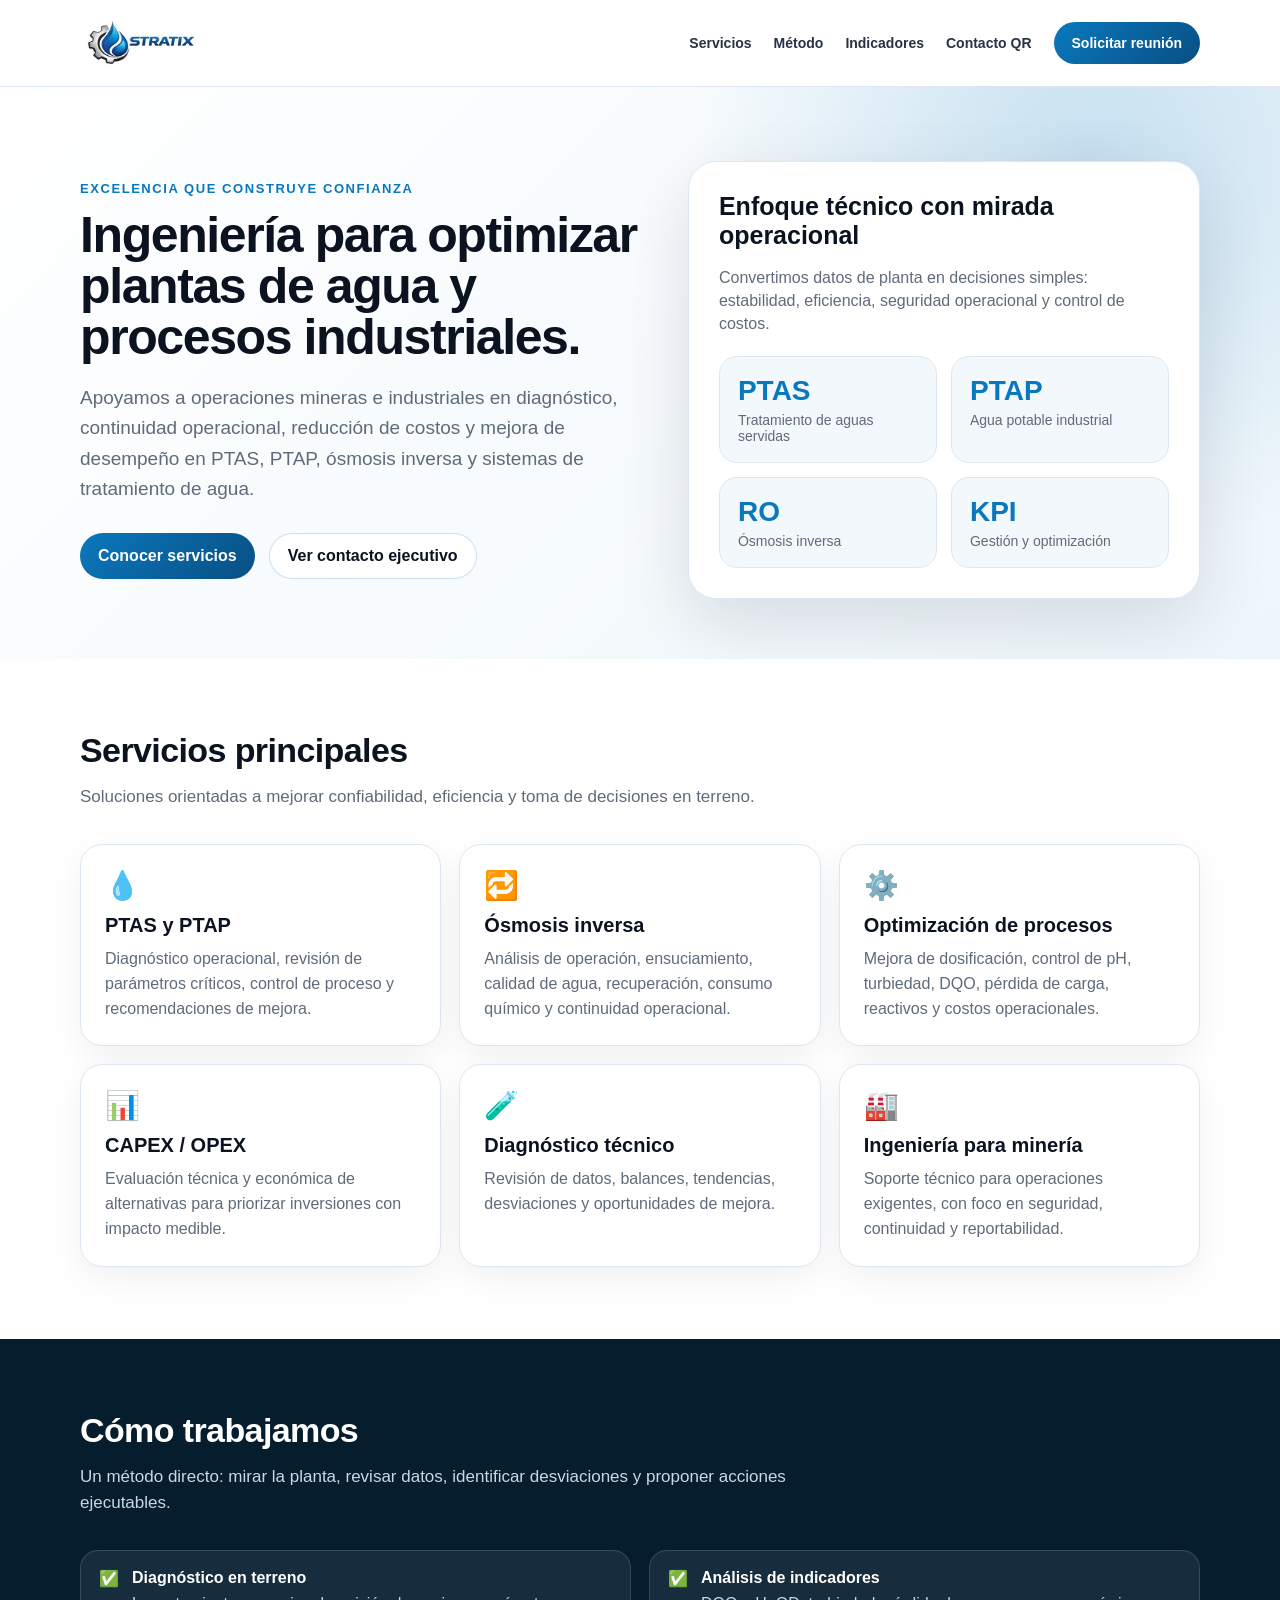
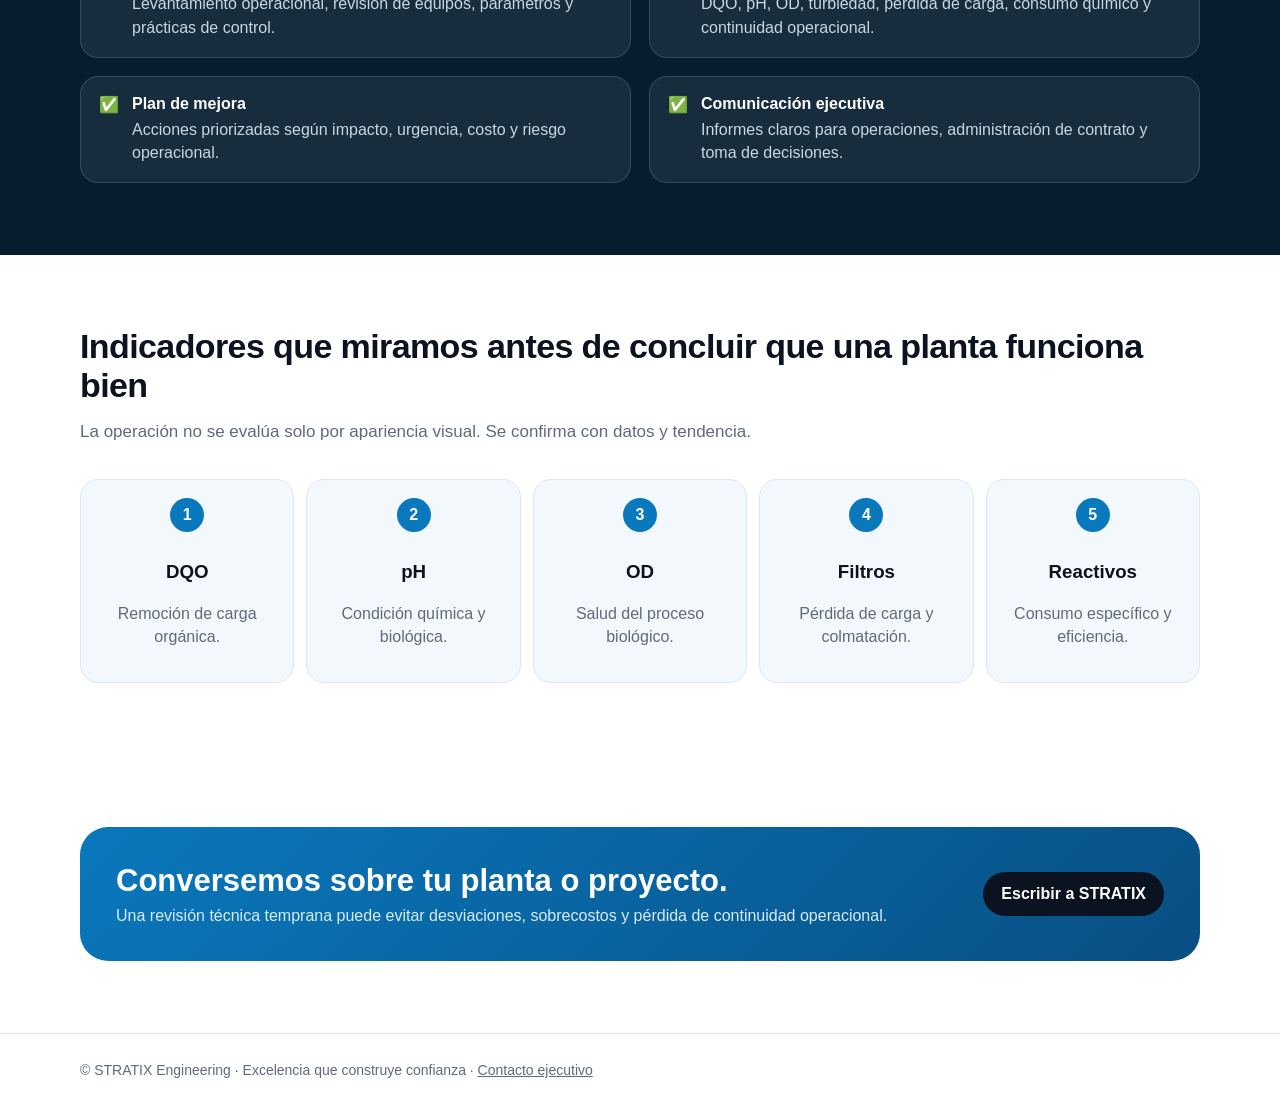
<file: index.html>
<!doctype html><html lang="es"><head><meta charset="utf-8"><meta name="viewport" content="width=device-width, initial-scale=1"><title>STRATIX Engineering | Ingeniería y optimización de plantas de agua</title><meta name="description" content="STRATIX Engineering: ingeniería, diagnóstico y optimización de plantas PTAS, PTAP, ósmosis inversa y procesos industriales para minería."><link rel="stylesheet" href="assets/styles.css"></head><body>
<header class="nav"><div class="container nav-inner"><a href="#"><img class="logo" src="assets/logo-stratix.png" alt="STRATIX Engineering"></a><nav class="nav-links"><a href="#servicios">Servicios</a><a href="#metodo">Método</a><a href="#proyectos">Indicadores</a><a href="/contacto">Contacto QR</a><a class="btn primary" href="mailto:claudio.gutierrez@stratixengineering.cl">Solicitar reunión</a></nav></div></header>
<section class="hero"><div class="container hero-inner"><div><div class="kicker">Excelencia que construye confianza</div><h1>Ingeniería para optimizar plantas de agua y procesos industriales.</h1><p class="lead">Apoyamos a operaciones mineras e industriales en diagnóstico, continuidad operacional, reducción de costos y mejora de desempeño en PTAS, PTAP, ósmosis inversa y sistemas de tratamiento de agua.</p><div class="hero-actions"><a class="btn primary" href="#servicios">Conocer servicios</a><a class="btn" href="/contacto">Ver contacto ejecutivo</a></div></div><div class="hero-card"><h2>Enfoque técnico con mirada operacional</h2><p class="small">Convertimos datos de planta en decisiones simples: estabilidad, eficiencia, seguridad operacional y control de costos.</p><div class="metric-grid"><div class="metric"><b>PTAS</b><span>Tratamiento de aguas servidas</span></div><div class="metric"><b>PTAP</b><span>Agua potable industrial</span></div><div class="metric"><b>RO</b><span>Ósmosis inversa</span></div><div class="metric"><b>KPI</b><span>Gestión y optimización</span></div></div></div></div></section>
<section id="servicios" class="section"><div class="container"><h2 class="section-title">Servicios principales</h2><p class="section-sub">Soluciones orientadas a mejorar confiabilidad, eficiencia y toma de decisiones en terreno.</p><div class="cards"><div class="card"><div class="icon">💧</div><h3>PTAS y PTAP</h3><p>Diagnóstico operacional, revisión de parámetros críticos, control de proceso y recomendaciones de mejora.</p></div><div class="card"><div class="icon">🔁</div><h3>Ósmosis inversa</h3><p>Análisis de operación, ensuciamiento, calidad de agua, recuperación, consumo químico y continuidad operacional.</p></div><div class="card"><div class="icon">⚙️</div><h3>Optimización de procesos</h3><p>Mejora de dosificación, control de pH, turbiedad, DQO, pérdida de carga, reactivos y costos operacionales.</p></div><div class="card"><div class="icon">📊</div><h3>CAPEX / OPEX</h3><p>Evaluación técnica y económica de alternativas para priorizar inversiones con impacto medible.</p></div><div class="card"><div class="icon">🧪</div><h3>Diagnóstico técnico</h3><p>Revisión de datos, balances, tendencias, desviaciones y oportunidades de mejora.</p></div><div class="card"><div class="icon">🏭</div><h3>Ingeniería para minería</h3><p>Soporte técnico para operaciones exigentes, con foco en seguridad, continuidad y reportabilidad.</p></div></div></div></section>
<section id="metodo" class="section band"><div class="container"><h2 class="section-title">Cómo trabajamos</h2><p class="section-sub">Un método directo: mirar la planta, revisar datos, identificar desviaciones y proponer acciones ejecutables.</p><div class="checks"><div class="check"><span>✅</span><div><b>Diagnóstico en terreno</b><p>Levantamiento operacional, revisión de equipos, parámetros y prácticas de control.</p></div></div><div class="check"><span>✅</span><div><b>Análisis de indicadores</b><p>DQO, pH, OD, turbiedad, pérdida de carga, consumo químico y continuidad operacional.</p></div></div><div class="check"><span>✅</span><div><b>Plan de mejora</b><p>Acciones priorizadas según impacto, urgencia, costo y riesgo operacional.</p></div></div><div class="check"><span>✅</span><div><b>Comunicación ejecutiva</b><p>Informes claros para operaciones, administración de contrato y toma de decisiones.</p></div></div></div></div></section>
<section id="proyectos" class="section"><div class="container"><h2 class="section-title">Indicadores que miramos antes de concluir que una planta funciona bien</h2><p class="section-sub">La operación no se evalúa solo por apariencia visual. Se confirma con datos y tendencia.</p><div class="process"><div class="step"><b>1</b><h3>DQO</h3><p class="small">Remoción de carga orgánica.</p></div><div class="step"><b>2</b><h3>pH</h3><p class="small">Condición química y biológica.</p></div><div class="step"><b>3</b><h3>OD</h3><p class="small">Salud del proceso biológico.</p></div><div class="step"><b>4</b><h3>Filtros</h3><p class="small">Pérdida de carga y colmatación.</p></div><div class="step"><b>5</b><h3>Reactivos</h3><p class="small">Consumo específico y eficiencia.</p></div></div></div></section>
<section class="section"><div class="container"><div class="cta"><div><h2>Conversemos sobre tu planta o proyecto.</h2><p>Una revisión técnica temprana puede evitar desviaciones, sobrecostos y pérdida de continuidad operacional.</p></div><a class="btn dark" href="mailto:claudio.gutierrez@stratixengineering.cl">Escribir a STRATIX</a></div></div></section>
<footer class="footer"><div class="container">© STRATIX Engineering · Excelencia que construye confianza · <a href="/contacto">Contacto ejecutivo</a></div></footer></body></html>
</file>
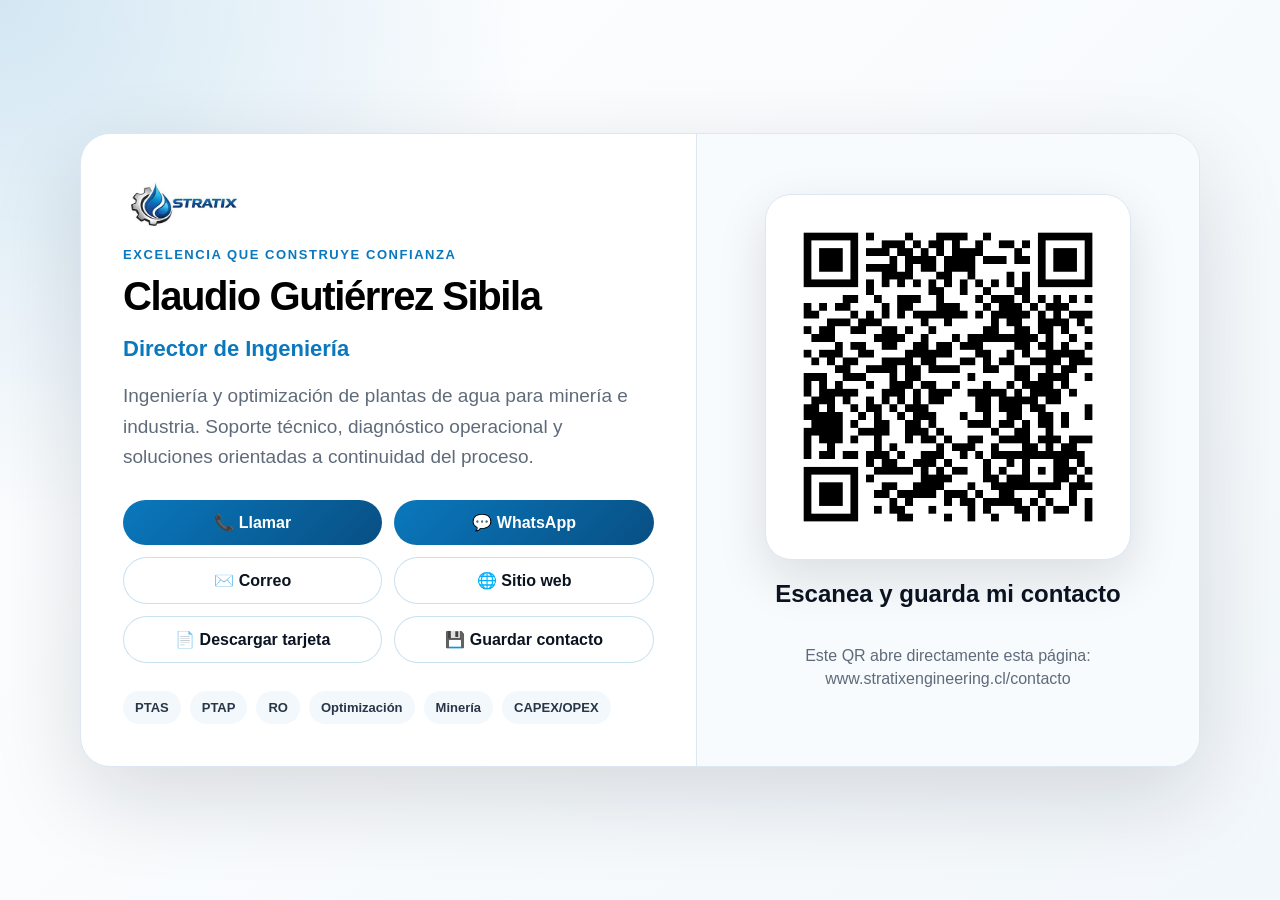
<file: contacto/index.html>
<!doctype html><html lang="es"><head><meta charset="utf-8"><meta name="viewport" content="width=device-width, initial-scale=1"><title>Claudio Gutiérrez Sibila | Contacto STRATIX</title><meta name="description" content="Contacto profesional de Claudio Gutiérrez Sibila, Director de Ingeniería en STRATIX Engineering."><link rel="stylesheet" href="assets/styles.css"></head><body><main class="contact-page"><div class="container"><section class="contact-card"><div class="contact-left"><img class="logo" src="assets/logo-stratix.png" alt="STRATIX Engineering"><p class="kicker">Excelencia que construye confianza</p><h1>Claudio Gutiérrez Sibila</h1><div class="role">Director de Ingeniería</div><p class="lead">Ingeniería y optimización de plantas de agua para minería e industria. Soporte técnico, diagnóstico operacional y soluciones orientadas a continuidad del proceso.</p><div class="contact-buttons"><a class="btn primary" href="tel:+56995023329">📞 Llamar</a><a class="btn primary" href="https://wa.me/56995023329">💬 WhatsApp</a><a class="btn" href="mailto:claudio.gutierrez@stratixengineering.cl">✉️ Correo</a><a class="btn" href="https://www.stratixengineering.cl">🌐 Sitio web</a><a class="btn" href="assets/tarjeta-claudio-gutierrez.pdf" download>📄 Descargar tarjeta</a><a class="btn" href="assets/claudio-gutierrez.vcf" download>💾 Guardar contacto</a></div><div class="chips"><span class="chip">PTAS</span><span class="chip">PTAP</span><span class="chip">RO</span><span class="chip">Optimización</span><span class="chip">Minería</span><span class="chip">CAPEX/OPEX</span></div></div><aside class="qr-panel"><div class="qrbox"><img src="assets/qr-contacto-stratix.png" alt="QR contacto STRATIX"></div><h2>Escanea y guarda mi contacto</h2><p class="small">Este QR abre directamente esta página: www.stratixengineering.cl/contacto</p></aside></section></div></main></body></html>
</file>
<file: assets/styles.css>
:root{--blue:#0a78bd;--blue-dark:#084f83;--ink:#0b1220;--muted:#5f6b7a;--line:#dce7f2;--soft:#f3f8fc;--white:#fff}
*{box-sizing:border-box}html{scroll-behavior:smooth}body{margin:0;font-family:Arial,Helvetica,sans-serif;color:var(--ink);background:#fff}a{color:inherit}.container{width:min(1120px,92%);margin:auto}
.nav{position:sticky;top:0;z-index:20;background:rgba(255,255,255,.92);backdrop-filter:blur(12px);border-bottom:1px solid var(--line)}.nav-inner{display:flex;align-items:center;justify-content:space-between;padding:14px 0}.logo{height:58px;width:auto;display:block}.nav-links{display:flex;gap:22px;align-items:center;font-weight:700;font-size:14px;color:#273244}.nav-links a{text-decoration:none}
.btn{display:inline-flex;align-items:center;justify-content:center;gap:9px;padding:13px 18px;border-radius:999px;text-decoration:none;font-weight:800;border:1px solid rgba(10,120,189,.22);background:#fff}.btn.primary{background:linear-gradient(135deg,var(--blue),var(--blue-dark));color:#fff;border:none}.btn.dark{background:#0b1220;color:#fff;border:none}
.hero{position:relative;overflow:hidden;background:radial-gradient(circle at 85% 12%,rgba(10,120,189,.20),transparent 34%),linear-gradient(135deg,#fff 0%,#eef6fb 100%)}.hero-inner{display:grid;grid-template-columns:1.05fr .95fr;gap:42px;align-items:center;padding:74px 0 60px}.kicker{color:var(--blue);font-weight:900;letter-spacing:.12em;text-transform:uppercase;font-size:13px}h1{font-size:50px;line-height:1.02;margin:14px 0 20px;letter-spacing:-1.4px}.lead{font-size:19px;line-height:1.6;color:var(--muted);max-width:650px}.hero-actions{display:flex;gap:14px;flex-wrap:wrap;margin-top:28px}.hero-card{background:#fff;border:1px solid var(--line);border-radius:28px;box-shadow:0 25px 70px rgba(11,18,32,.12);padding:30px}.hero-card h2{margin:0 0 12px;font-size:25px}.metric-grid{display:grid;grid-template-columns:1fr 1fr;gap:14px;margin-top:20px}.metric{border:1px solid var(--line);border-radius:18px;padding:18px;background:var(--soft)}.metric b{font-size:28px;color:var(--blue)}.metric span{display:block;margin-top:5px;color:var(--muted);font-size:14px}
.section{padding:72px 0}.section-title{font-size:34px;margin:0 0 14px;letter-spacing:-.6px}.section-sub{color:var(--muted);font-size:17px;line-height:1.55;margin:0 0 34px;max-width:780px}.cards{display:grid;grid-template-columns:repeat(3,1fr);gap:18px}.card{border:1px solid var(--line);border-radius:22px;background:#fff;padding:24px;box-shadow:0 12px 35px rgba(11,18,32,.06)}.card .icon{font-size:28px;margin-bottom:12px}.card h3{margin:0 0 10px;font-size:20px}.card p{margin:0;color:var(--muted);line-height:1.55}.band{background:#061d2e;color:#fff}.band .section-sub{color:#c9d7e4}.checks{display:grid;grid-template-columns:repeat(2,1fr);gap:18px}.check{display:flex;gap:13px;align-items:flex-start;background:rgba(255,255,255,.07);border:1px solid rgba(255,255,255,.14);border-radius:18px;padding:18px}.check p{margin:5px 0 0;color:#c9d7e4;line-height:1.45}.process{display:grid;grid-template-columns:repeat(5,1fr);gap:12px}.step{background:var(--soft);border:1px solid var(--line);border-radius:18px;padding:18px;text-align:center}.step b{display:inline-flex;width:34px;height:34px;border-radius:50%;background:var(--blue);color:#fff;align-items:center;justify-content:center;margin-bottom:10px}.cta{background:linear-gradient(135deg,var(--blue),var(--blue-dark));color:white;border-radius:28px;padding:36px;display:flex;justify-content:space-between;align-items:center;gap:22px}.cta h2{margin:0;font-size:31px}.cta p{margin:8px 0 0;color:#d9ecf8}.footer{padding:28px 0;border-top:1px solid var(--line);color:var(--muted);font-size:14px}
.contact-page{min-height:100vh;display:flex;align-items:center;background:radial-gradient(circle at top left,rgba(10,120,189,.18),transparent 34%),linear-gradient(135deg,#fff 0%,#f2f7fb 100%);padding:34px 0}.contact-card{display:grid;grid-template-columns:1.1fr .9fr;gap:0;overflow:hidden;background:#fff;border:1px solid var(--line);border-radius:30px;box-shadow:0 30px 90px rgba(11,18,32,.14)}.contact-left{padding:42px}.contact-left h1{font-size:40px;color:#000}.role{font-size:22px;font-weight:900;color:var(--blue);margin-top:8px}.contact-buttons{display:grid;grid-template-columns:1fr 1fr;gap:12px;margin:28px 0}.chips{display:flex;gap:9px;flex-wrap:wrap;margin-top:22px}.chip{padding:9px 12px;border-radius:999px;background:var(--soft);font-weight:800;font-size:13px;color:#293647}.qr-panel{padding:38px;background:#f8fbfd;border-left:1px solid var(--line);display:flex;flex-direction:column;align-items:center;justify-content:center;text-align:center}.qrbox{background:white;border:1px solid var(--line);border-radius:26px;padding:22px;box-shadow:0 18px 50px rgba(11,18,32,.12)}.qrbox img{width:min(320px,70vw);display:block}.small{color:var(--muted);line-height:1.45}
@media(max-width:880px){.nav-links{display:none}.hero-inner,.contact-card{grid-template-columns:1fr}h1{font-size:36px}.cards{grid-template-columns:1fr}.checks{grid-template-columns:1fr}.process{grid-template-columns:1fr}.cta{flex-direction:column;align-items:flex-start}.contact-buttons{grid-template-columns:1fr}.qr-panel{border-left:0;border-top:1px solid var(--line)}}
</file>
<file: contacto/assets/styles.css>
:root{--blue:#0a78bd;--blue-dark:#084f83;--ink:#0b1220;--muted:#5f6b7a;--line:#dce7f2;--soft:#f3f8fc;--white:#fff}
*{box-sizing:border-box}html{scroll-behavior:smooth}body{margin:0;font-family:Arial,Helvetica,sans-serif;color:var(--ink);background:#fff}a{color:inherit}.container{width:min(1120px,92%);margin:auto}
.nav{position:sticky;top:0;z-index:20;background:rgba(255,255,255,.92);backdrop-filter:blur(12px);border-bottom:1px solid var(--line)}.nav-inner{display:flex;align-items:center;justify-content:space-between;padding:14px 0}.logo{height:58px;width:auto;display:block}.nav-links{display:flex;gap:22px;align-items:center;font-weight:700;font-size:14px;color:#273244}.nav-links a{text-decoration:none}
.btn{display:inline-flex;align-items:center;justify-content:center;gap:9px;padding:13px 18px;border-radius:999px;text-decoration:none;font-weight:800;border:1px solid rgba(10,120,189,.22);background:#fff}.btn.primary{background:linear-gradient(135deg,var(--blue),var(--blue-dark));color:#fff;border:none}.btn.dark{background:#0b1220;color:#fff;border:none}
.hero{position:relative;overflow:hidden;background:radial-gradient(circle at 85% 12%,rgba(10,120,189,.20),transparent 34%),linear-gradient(135deg,#fff 0%,#eef6fb 100%)}.hero-inner{display:grid;grid-template-columns:1.05fr .95fr;gap:42px;align-items:center;padding:74px 0 60px}.kicker{color:var(--blue);font-weight:900;letter-spacing:.12em;text-transform:uppercase;font-size:13px}h1{font-size:50px;line-height:1.02;margin:14px 0 20px;letter-spacing:-1.4px}.lead{font-size:19px;line-height:1.6;color:var(--muted);max-width:650px}.hero-actions{display:flex;gap:14px;flex-wrap:wrap;margin-top:28px}.hero-card{background:#fff;border:1px solid var(--line);border-radius:28px;box-shadow:0 25px 70px rgba(11,18,32,.12);padding:30px}.hero-card h2{margin:0 0 12px;font-size:25px}.metric-grid{display:grid;grid-template-columns:1fr 1fr;gap:14px;margin-top:20px}.metric{border:1px solid var(--line);border-radius:18px;padding:18px;background:var(--soft)}.metric b{font-size:28px;color:var(--blue)}.metric span{display:block;margin-top:5px;color:var(--muted);font-size:14px}
.section{padding:72px 0}.section-title{font-size:34px;margin:0 0 14px;letter-spacing:-.6px}.section-sub{color:var(--muted);font-size:17px;line-height:1.55;margin:0 0 34px;max-width:780px}.cards{display:grid;grid-template-columns:repeat(3,1fr);gap:18px}.card{border:1px solid var(--line);border-radius:22px;background:#fff;padding:24px;box-shadow:0 12px 35px rgba(11,18,32,.06)}.card .icon{font-size:28px;margin-bottom:12px}.card h3{margin:0 0 10px;font-size:20px}.card p{margin:0;color:var(--muted);line-height:1.55}.band{background:#061d2e;color:#fff}.band .section-sub{color:#c9d7e4}.checks{display:grid;grid-template-columns:repeat(2,1fr);gap:18px}.check{display:flex;gap:13px;align-items:flex-start;background:rgba(255,255,255,.07);border:1px solid rgba(255,255,255,.14);border-radius:18px;padding:18px}.check p{margin:5px 0 0;color:#c9d7e4;line-height:1.45}.process{display:grid;grid-template-columns:repeat(5,1fr);gap:12px}.step{background:var(--soft);border:1px solid var(--line);border-radius:18px;padding:18px;text-align:center}.step b{display:inline-flex;width:34px;height:34px;border-radius:50%;background:var(--blue);color:#fff;align-items:center;justify-content:center;margin-bottom:10px}.cta{background:linear-gradient(135deg,var(--blue),var(--blue-dark));color:white;border-radius:28px;padding:36px;display:flex;justify-content:space-between;align-items:center;gap:22px}.cta h2{margin:0;font-size:31px}.cta p{margin:8px 0 0;color:#d9ecf8}.footer{padding:28px 0;border-top:1px solid var(--line);color:var(--muted);font-size:14px}
.contact-page{min-height:100vh;display:flex;align-items:center;background:radial-gradient(circle at top left,rgba(10,120,189,.18),transparent 34%),linear-gradient(135deg,#fff 0%,#f2f7fb 100%);padding:34px 0}.contact-card{display:grid;grid-template-columns:1.1fr .9fr;gap:0;overflow:hidden;background:#fff;border:1px solid var(--line);border-radius:30px;box-shadow:0 30px 90px rgba(11,18,32,.14)}.contact-left{padding:42px}.contact-left h1{font-size:40px;color:#000}.role{font-size:22px;font-weight:900;color:var(--blue);margin-top:8px}.contact-buttons{display:grid;grid-template-columns:1fr 1fr;gap:12px;margin:28px 0}.chips{display:flex;gap:9px;flex-wrap:wrap;margin-top:22px}.chip{padding:9px 12px;border-radius:999px;background:var(--soft);font-weight:800;font-size:13px;color:#293647}.qr-panel{padding:38px;background:#f8fbfd;border-left:1px solid var(--line);display:flex;flex-direction:column;align-items:center;justify-content:center;text-align:center}.qrbox{background:white;border:1px solid var(--line);border-radius:26px;padding:22px;box-shadow:0 18px 50px rgba(11,18,32,.12)}.qrbox img{width:min(320px,70vw);display:block}.small{color:var(--muted);line-height:1.45}
@media(max-width:880px){.nav-links{display:none}.hero-inner,.contact-card{grid-template-columns:1fr}h1{font-size:36px}.cards{grid-template-columns:1fr}.checks{grid-template-columns:1fr}.process{grid-template-columns:1fr}.cta{flex-direction:column;align-items:flex-start}.contact-buttons{grid-template-columns:1fr}.qr-panel{border-left:0;border-top:1px solid var(--line)}}
</file>
